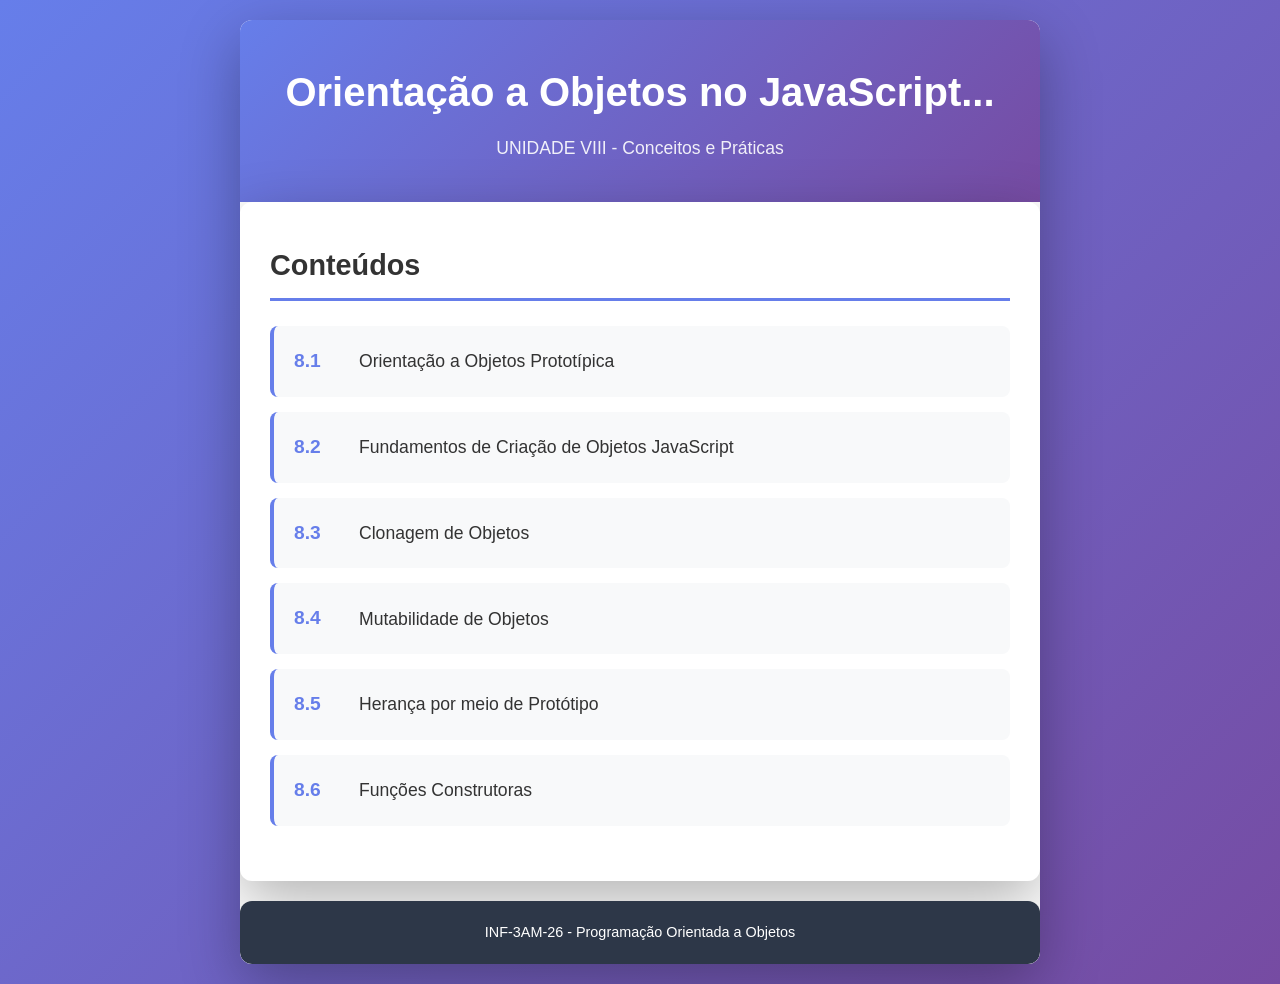
<file: poo-javascript/index.html>
<!DOCTYPE html>
<html lang="pt-BR">
<head>
    <meta charset="UTF-8">
    <meta name="viewport" content="width=device-width, initial-scale=1.0">
    <title>POO JavaScript - UNIDADE VIII</title>
    <link rel="stylesheet" href="assets/styles/base.css">
</head>
<body>
    <div class="container">
        <header id="header">
            <h1>Orientação a Objetos no JavaScript...</h1>
            <p class="subtitle">UNIDADE VIII - Conceitos e Práticas</p>
        </header>

        <main>
            <nav class="lessons-nav">
                <h2>Conteúdos</h2>
                <ul class="lessons-list">
                    <li class="lesson-item">
                        <a href="oo-prototypal.html" class="lesson-link">
                            <span class="lesson-number">8.1</span>
                            <span class="lesson-title">Orientação a Objetos Prototípica</span>
                        </a>
                    </li>
                    <li class="lesson-item">
                        <a href="creation-objects.html" class="lesson-link">
                            <span class="lesson-number">8.2</span>
                            <span class="lesson-title">Fundamentos de Criação de Objetos JavaScript</span>
                        </a>
                    </li>
                    <li class="lesson-item">
                        <a href="cloning-objects.html" class="lesson-link">
                            <span class="lesson-number">8.3</span>
                            <span class="lesson-title">Clonagem de Objetos</span>
                        </a>
                    </li>
                    <li class="lesson-item">
                        <a href="mutability-objects.html" class="lesson-link">
                            <span class="lesson-number">8.4</span>
                            <span class="lesson-title">Mutabilidade de Objetos</span>
                        </a>
                    </li>
                    <li class="lesson-item">
                        <a href="inheritance-prototype.html" class="lesson-link">
                            <span class="lesson-number">8.5</span>
                            <span class="lesson-title">Herança por meio de Protótipo</span>
                        </a>
                    </li>
                    <li class="lesson-item">
                        <a href="constructor-functions.html" class="lesson-link">
                            <span class="lesson-number">8.6</span>
                            <span class="lesson-title">Funções Construtoras</span>
                        </a>
                    </li>
                </ul>
            </nav>
        </main>

        <footer>
            <p>INF-3AM-26 - Programação Orientada a Objetos</p>
        </footer>
    </div>
</body>
<script>
    console.log("POO JavaScript - UNIDADE VIII");
    const myHeader = document.querySelector("#header");
    console.log(myHeader);
    console.log(typeof myHeader);
</script>
</html>
</file>
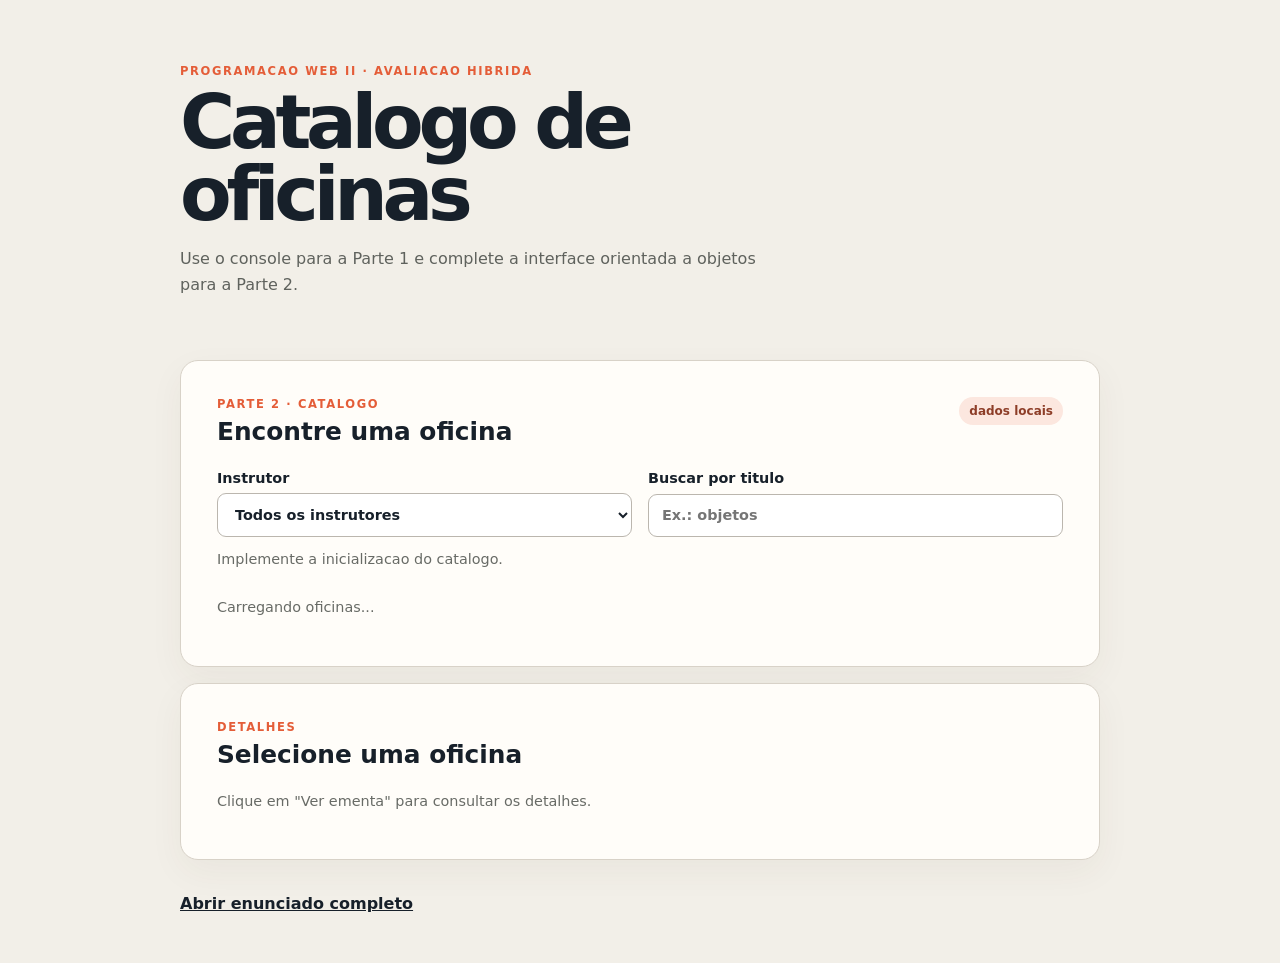
<file: avaliacoes/p3/index.html>
<!doctype html>
<html lang="pt-BR">
<head>
    <meta charset="UTF-8">
    <meta name="viewport" content="width=device-width, initial-scale=1.0">
    <title>P3 - Prova C - Catalogo de oficinas</title>
    <link rel="stylesheet" href="assets/styles.css">
</head>
<body>
    <main class="shell">
        <header class="hero">
            <p class="eyebrow">Programacao Web II · avaliacao hibrida</p>
            <h1>Catalogo de oficinas</h1>
            <p>Use o console para a Parte 1 e complete a interface orientada a objetos para a Parte 2.</p>
        </header>

        <section class="card" aria-labelledby="catalog-title">
            <div class="section-heading">
                <div><p class="eyebrow">Parte 2 · catalogo</p><h2 id="catalog-title">Encontre uma oficina</h2></div>
                <span class="badge">dados locais</span>
            </div>
            <div class="filters">
                <label for="instructor-filter">Instrutor
                    <select id="instructor-filter" name="instructor_id">
                        <option value="">Todos os instrutores</option>
                    </select>
                </label>
                <label for="workshop-filter">Buscar por titulo
                    <input id="workshop-filter" type="search" placeholder="Ex.: objetos">
                </label>
            </div>
            <p id="catalog-status" class="muted" aria-live="polite">Carregando oficinas...</p>
            <div id="workshop-list" class="list" aria-live="polite">
                <p class="empty">Carregando oficinas...</p>
            </div>
        </section>

        <section class="card detail-card" aria-labelledby="detail-title">
            <div class="section-heading"><div><p class="eyebrow">Detalhes</p><h2 id="detail-title">Selecione uma oficina</h2></div></div>
            <div id="workshop-detail"><p class="empty">Clique em "Ver ementa" para consultar os detalhes.</p></div>
        </section>

        <div class="toast" data-toast role="status" aria-live="polite"></div>
        <footer><a href="README.md">Abrir enunciado completo</a></footer>
    </main>
    <script src="assets/script.js"></script>
</body>
</html>
</file>
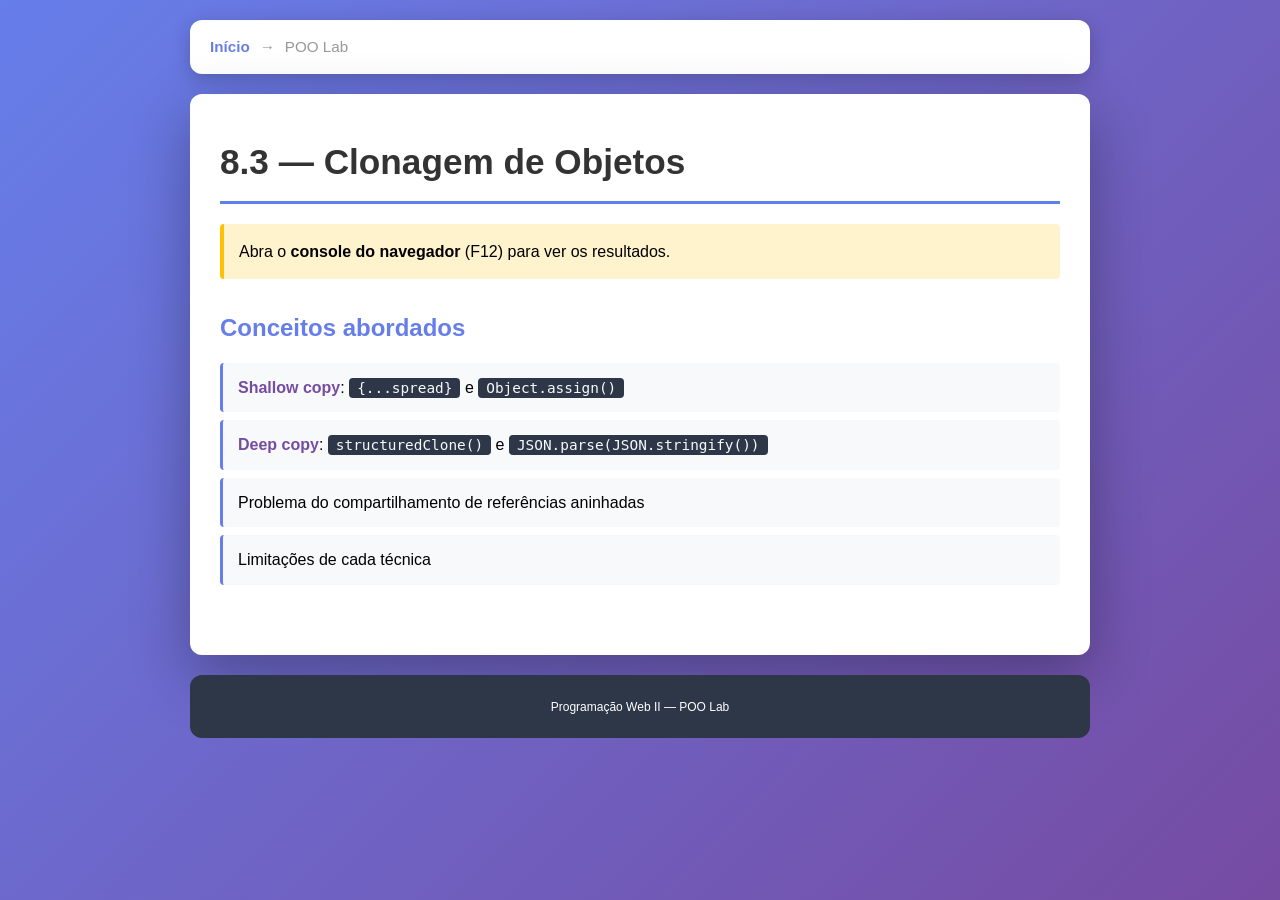
<file: poo-javascript/cloning-objects.html>
<!DOCTYPE html>
<html lang="pt-BR">
<head>
    <meta charset="UTF-8">
    <meta name="viewport" content="width=device-width, initial-scale=1.0">
    <title>Clonagem de Objetos — POO Lab</title>
    <link rel="stylesheet" href="assets/styles/base.css">
</head>
<body>
    <header>
        <nav>
            <a href="index.html">Início</a>
            <span>→</span>
            <span>POO Lab</span>
        </nav>
    </header>

    <main>
        <section>
            <h1>8.3 — Clonagem de Objetos</h1>
            <p>Abra o <strong>console do navegador</strong> (F12) para ver os resultados.</p>
            <article>
                <h2>Conceitos abordados</h2>
                <ul>
                    <li><strong>Shallow copy</strong>: <code>{...spread}</code> e <code>Object.assign()</code></li>
                    <li><strong>Deep copy</strong>: <code>structuredClone()</code> e <code>JSON.parse(JSON.stringify())</code></li>
                    <li>Problema do compartilhamento de referências aninhadas</li>
                    <li>Limitações de cada técnica</li>
                </ul>
            </article>
        </section>
    </main>

    <footer>
        <small>Programação Web II — POO Lab</small>
    </footer>

    <script src="assets/scripts/cloning-objects.js"></script>
</body>
</html>
</file>
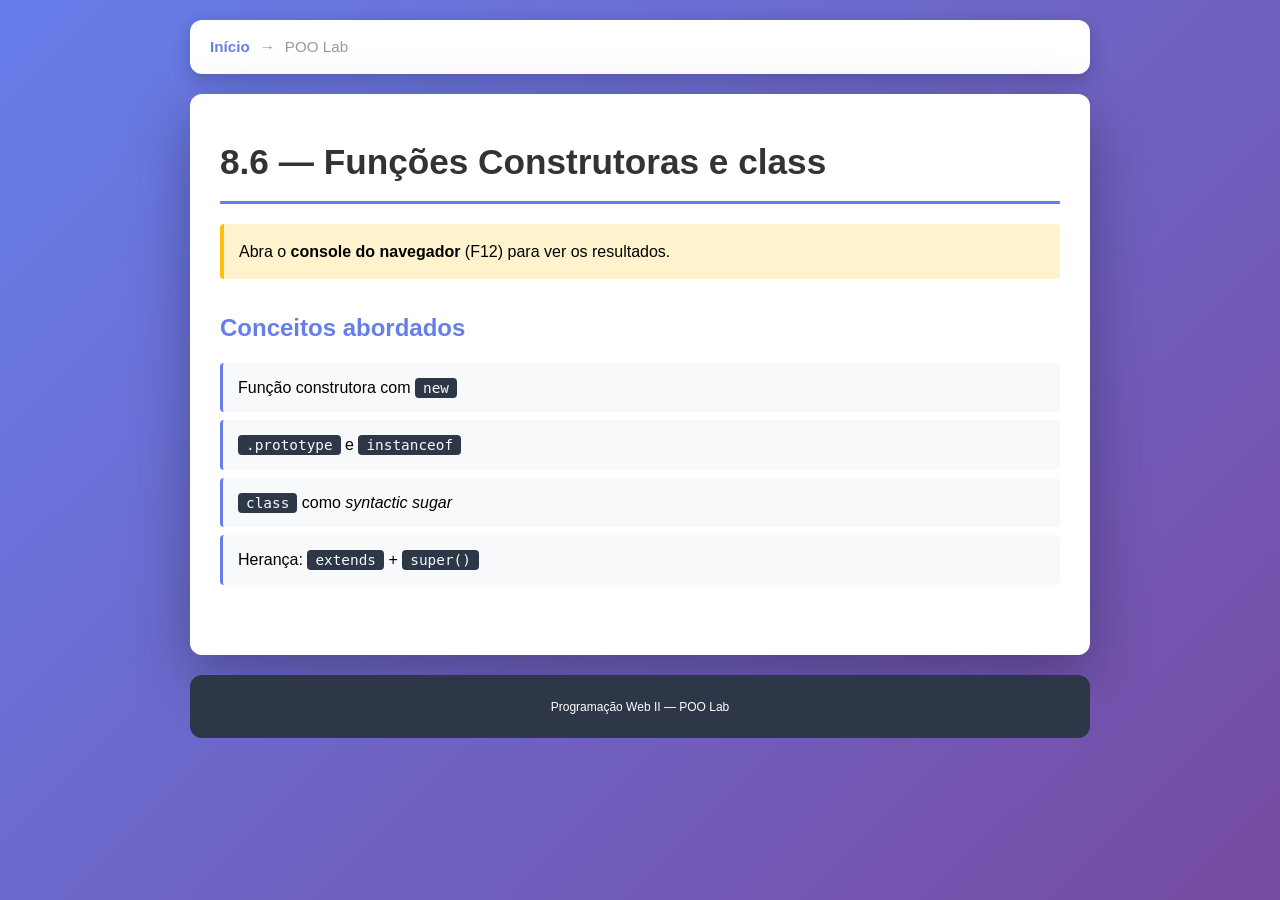
<file: poo-javascript/constructor-functions.html>
<!DOCTYPE html>
<html lang="pt-BR">
<head>
    <meta charset="UTF-8">
    <meta name="viewport" content="width=device-width, initial-scale=1.0">
    <title>Funções Construtoras — POO Lab</title>
    <link rel="stylesheet" href="assets/styles/base.css">
</head>
<body>
    <header>
        <nav>
            <a href="index.html">Início</a>
            <span>→</span>
            <span>POO Lab</span>
        </nav>
    </header>

    <main>
        <section>
            <h1>8.6 — Funções Construtoras e class</h1>
            <p>Abra o <strong>console do navegador</strong> (F12) para ver os resultados.</p>
            <article>
                <h2>Conceitos abordados</h2>
                <ul>
                    <li>Função construtora com <code>new</code></li>
                    <li><code>.prototype</code> e <code>instanceof</code></li>
                    <li><code>class</code> como <em>syntactic sugar</em></li>
                    <li>Herança: <code>extends</code> + <code>super()</code></li>
                </ul>
            </article>
        </section>
    </main>

    <footer>
        <small>Programação Web II — POO Lab</small>
    </footer>

    <script src="assets/scripts/constructor-functions.js"></script>
</body>
</html>
</file>
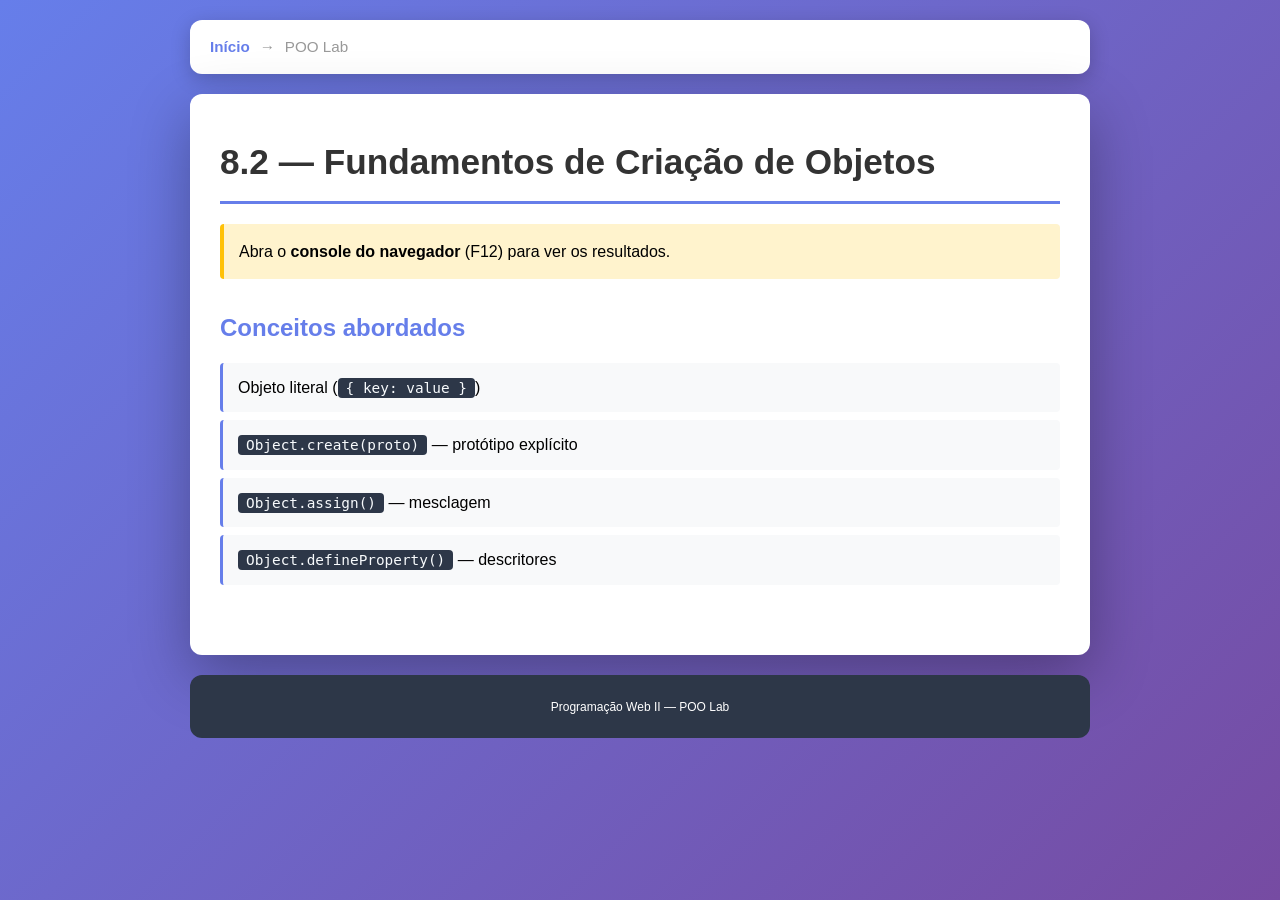
<file: poo-javascript/creation-objects.html>
<!DOCTYPE html>
<html lang="pt-BR">
<head>
    <meta charset="UTF-8">
    <meta name="viewport" content="width=device-width, initial-scale=1.0">
    <title>Criação de Objetos — POO Lab</title>
    <link rel="stylesheet" href="assets/styles/base.css">
</head>
<body>
    <header>
        <nav>
            <a href="index.html">Início</a>
            <span>→</span>
            <span>POO Lab</span>
        </nav>
    </header>

    <main>
        <section>
            <h1>8.2 — Fundamentos de Criação de Objetos</h1>
            <p>Abra o <strong>console do navegador</strong> (F12) para ver os resultados.</p>
            <article>
                <h2>Conceitos abordados</h2>
                <ul>
                    <li>Objeto literal (<code>{ key: value }</code>)</li>
                    <li><code>Object.create(proto)</code> — protótipo explícito</li>
                    <li><code>Object.assign()</code> — mesclagem</li>
                    <li><code>Object.defineProperty()</code> — descritores</li>
                </ul>
            </article>
        </section>
    </main>

    <footer>
        <small>Programação Web II — POO Lab</small>
    </footer>

    <script src="assets/scripts/creation-objects.js"></script>
</body>
</html>
</file>
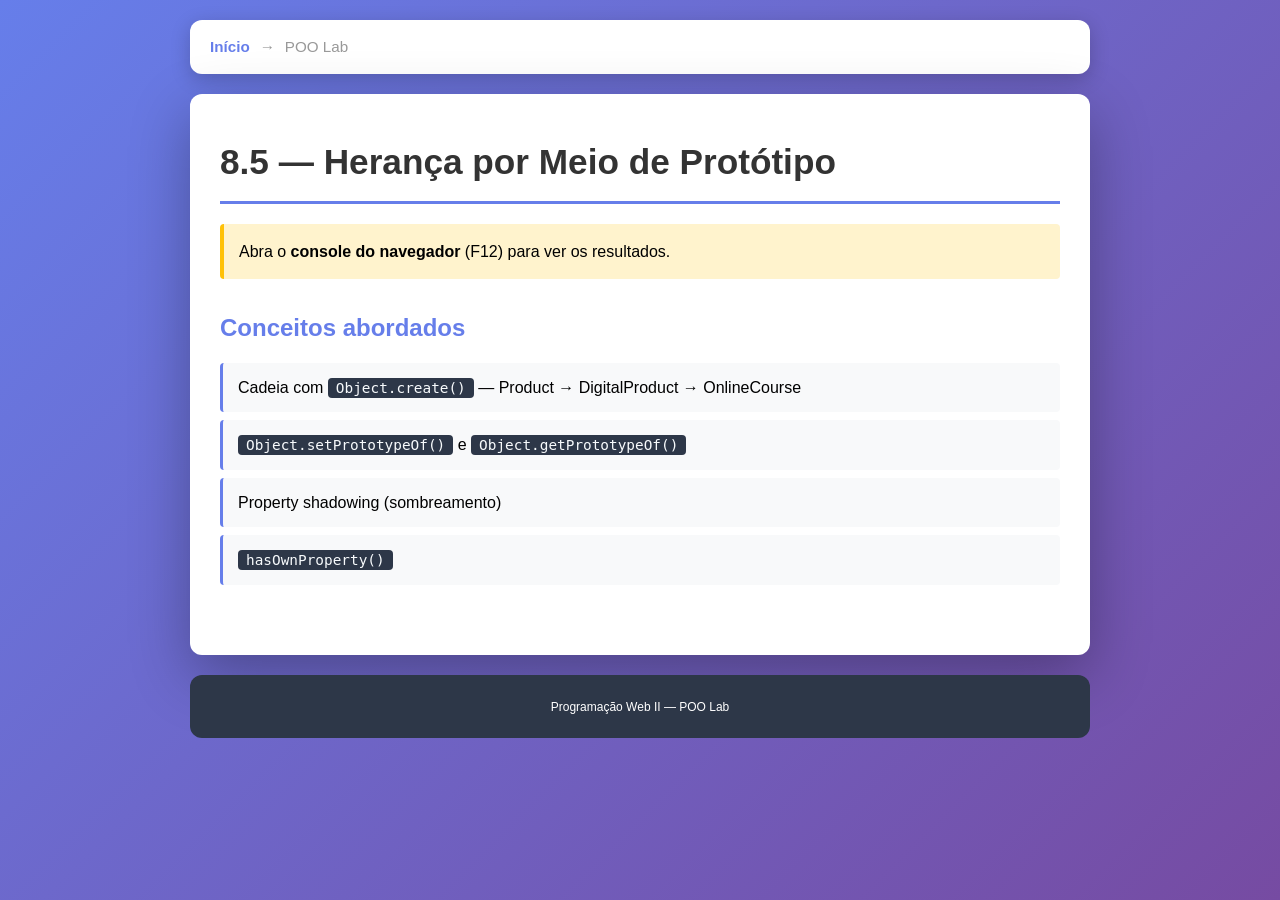
<file: poo-javascript/inheritance-prototype.html>
<!DOCTYPE html>
<html lang="pt-BR">
<head>
    <meta charset="UTF-8">
    <meta name="viewport" content="width=device-width, initial-scale=1.0">
    <title>Herança por Protótipo — POO Lab</title>
    <link rel="stylesheet" href="assets/styles/base.css">
</head>
<body>
    <header>
        <nav>
            <a href="index.html">Início</a>
            <span>→</span>
            <span>POO Lab</span>
        </nav>
    </header>

    <main>
        <section>
            <h1>8.5 — Herança por Meio de Protótipo</h1>
            <p>Abra o <strong>console do navegador</strong> (F12) para ver os resultados.</p>
            <article>
                <h2>Conceitos abordados</h2>
                <ul>
                    <li>Cadeia com <code>Object.create()</code> — Product → DigitalProduct → OnlineCourse</li>
                    <li><code>Object.setPrototypeOf()</code> e <code>Object.getPrototypeOf()</code></li>
                    <li>Property shadowing (sombreamento)</li>
                    <li><code>hasOwnProperty()</code></li>
                </ul>
            </article>
        </section>
    </main>

    <footer>
        <small>Programação Web II — POO Lab</small>
    </footer>

    <script src="assets/scripts/inheritance-prototype.js"></script>
</body>
</html>
</file>
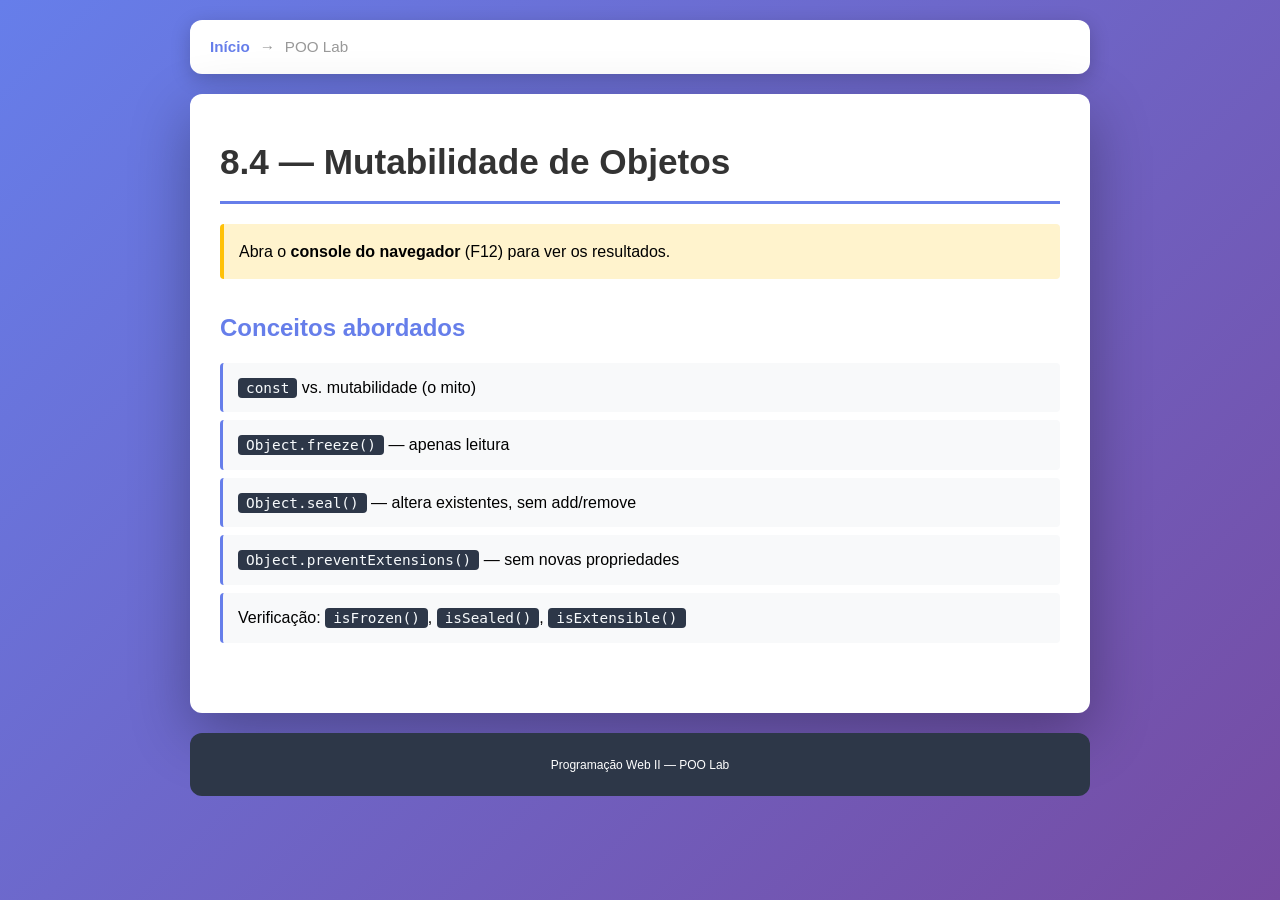
<file: poo-javascript/mutability-objects.html>
<!DOCTYPE html>
<html lang="pt-BR">
<head>
    <meta charset="UTF-8">
    <meta name="viewport" content="width=device-width, initial-scale=1.0">
    <title>Mutabilidade de Objetos — POO Lab</title>
    <link rel="stylesheet" href="assets/styles/base.css">
</head>
<body>
    <header>
        <nav>
            <a href="index.html">Início</a>
            <span>→</span>
            <span>POO Lab</span>
        </nav>
    </header>

    <main>
        <section>
            <h1>8.4 — Mutabilidade de Objetos</h1>
            <p>Abra o <strong>console do navegador</strong> (F12) para ver os resultados.</p>
            <article>
                <h2>Conceitos abordados</h2>
                <ul>
                    <li><code>const</code> vs. mutabilidade (o mito)</li>
                    <li><code>Object.freeze()</code> — apenas leitura</li>
                    <li><code>Object.seal()</code> — altera existentes, sem add/remove</li>
                    <li><code>Object.preventExtensions()</code> — sem novas propriedades</li>
                    <li>Verificação: <code>isFrozen()</code>, <code>isSealed()</code>, <code>isExtensible()</code></li>
                </ul>
            </article>
        </section>
    </main>

    <footer>
        <small>Programação Web II — POO Lab</small>
    </footer>

    <script src="assets/scripts/mutability-objects.js"></script>
</body>
</html>
</file>
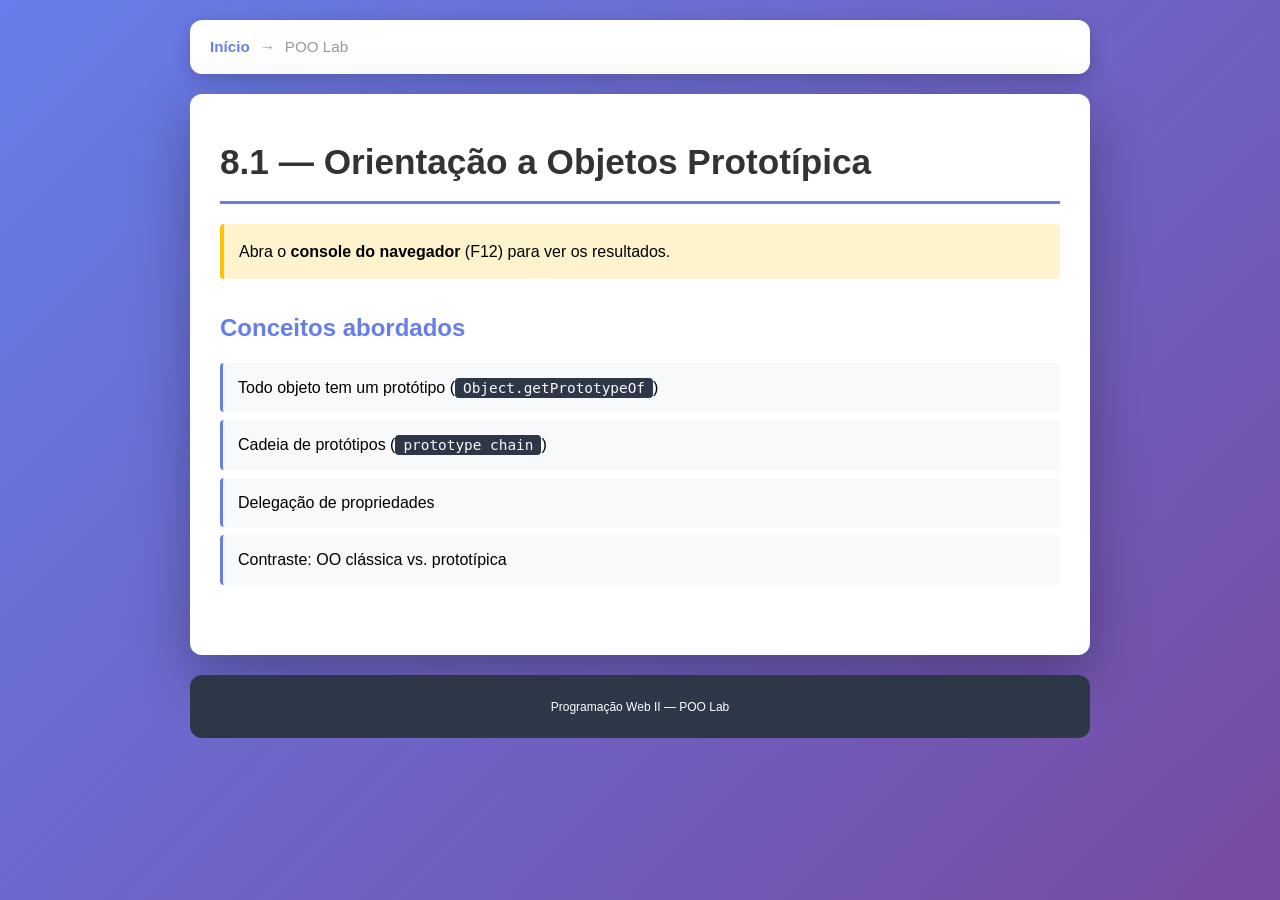
<file: poo-javascript/oo-prototypal.html>
<!DOCTYPE html>
<html lang="pt-BR">
<head>
    <meta charset="UTF-8">
    <meta name="viewport" content="width=device-width, initial-scale=1.0">
    <title>OO Prototípica — POO Lab</title>
    <link rel="stylesheet" href="assets/styles/base.css">
</head>
<body>
    <header>
        <nav>
            <a href="index.html">Início</a>
            <span>→</span>
            <span>POO Lab</span>
        </nav>
    </header>

    <main>
        <section>
            <h1>8.1 — Orientação a Objetos Prototípica</h1>
            <p>Abra o <strong>console do navegador</strong> (F12) para ver os resultados.</p>
            <article>
                <h2>Conceitos abordados</h2>
                <ul>
                    <li>Todo objeto tem um protótipo (<code>Object.getPrototypeOf</code>)</li>
                    <li>Cadeia de protótipos (<code>prototype chain</code>)</li>
                    <li>Delegação de propriedades</li>
                    <li>Contraste: OO clássica vs. prototípica</li>
                </ul>
            </article>
        </section>
    </main>

    <footer>
        <small>Programação Web II — POO Lab</small>
    </footer>

    <script src="assets/scripts/oo-prototypal.js"></script>
</body>
</html>
</file>
<file: poo-javascript/assets/styles/base.css>
:root {
    --primary: #667eea;
    --primary-dark: #5a6fd6;
    --secondary: #764ba2;
    --dark: #2d3748;
    --dark-text: #333;
    --light-bg: #f8f9fa;
    --light-bg-hover: #e9ecef;
    --code-bg: #2d3748;
    --code-text: #f7fafc;
    --alert-bg: #fff3cd;
    --alert-border: #ffc107;
    --muted: #999;
    --white: #fff;
    --shadow-light: rgba(0, 0, 0, 0.2);
    --shadow-heavy: rgba(0, 0, 0, 0.3);
    --shadow-primary: rgba(102, 126, 234, 0.3);
}

* {
    margin: 0;
    padding: 0;
    box-sizing: border-box;
}

body {
    font-family: 'Segoe UI', Tahoma, Geneva, Verdana, sans-serif;
    background: linear-gradient(135deg, var(--primary) 0%, var(--secondary) 100%);
    min-height: 100vh;
    padding: 20px;
    line-height: 1.6;
}

.container {
    max-width: 800px;
    margin: 0 auto;
    background: var(--white);
    border-radius: 12px;
    box-shadow: 0 20px 60px var(--shadow-heavy);
    overflow: hidden;
}

/* Header - Index page */
.container header {
    background: linear-gradient(135deg, var(--primary) 0%, var(--secondary) 100%);
    color: var(--white);
    padding: 40px 30px;
    text-align: center;
}

.container header h1 {
    font-size: 2.5rem;
    margin-bottom: 10px;
    font-weight: 700;
}

.subtitle {
    font-size: 1.1rem;
    opacity: 0.9;
    font-weight: 300;
}

/* Header - Content pages */
body > header {
    background: var(--white);
    padding: 15px 20px;
    margin: 0 auto 20px;
    max-width: 900px;
    border-radius: 12px;
    box-shadow: 0 5px 20px var(--shadow-light);
}

body > header nav {
    display: flex;
    align-items: center;
    gap: 10px;
    font-size: 0.95rem;
}

body > header nav a {
    color: var(--primary);
    text-decoration: none;
    font-weight: 600;
    transition: color 0.3s ease;
}

body > header nav a:hover {
    color: var(--secondary);
}

body > header nav span {
    color: var(--muted);
}

/* Main content */
main {
    padding: 40px 30px;
    max-width: 900px;
    margin: 0 auto;
    background: var(--white);
    border-radius: 12px;
    box-shadow: 0 20px 60px var(--shadow-heavy);
}

main section {
    margin-bottom: 30px;
}

main h1 {
    color: var(--dark-text);
    font-size: 2.2rem;
    margin-bottom: 15px;
    border-bottom: 3px solid var(--primary);
    padding-bottom: 10px;
}

main > section > p {
    background: var(--alert-bg);
    border-left: 4px solid var(--alert-border);
    padding: 15px;
    margin: 20px 0;
    border-radius: 4px;
    font-size: 1rem;
}

main article {
    margin-top: 30px;
}

main article h2 {
    color: var(--primary);
    font-size: 1.5rem;
    margin-bottom: 15px;
}

main article ul {
    list-style: none;
    padding-left: 0;
}

main article ul li {
    padding: 12px 15px;
    margin-bottom: 8px;
    background: var(--light-bg);
    border-left: 3px solid var(--primary);
    border-radius: 4px;
    transition: all 0.3s ease;
}

main article ul li:hover {
    background: var(--light-bg-hover);
    transform: translateX(5px);
}

main article code {
    background: var(--code-bg);
    color: var(--code-text);
    padding: 2px 8px;
    border-radius: 4px;
    font-family: 'Consolas', 'Monaco', monospace;
    font-size: 0.9em;
}

main article strong {
    color: var(--secondary);
}

/* Index page specific */
.lessons-nav h2 {
    color: var(--dark-text);
    font-size: 1.8rem;
    margin-bottom: 25px;
    border-bottom: 3px solid var(--primary);
    padding-bottom: 10px;
}

.lessons-list {
    list-style: none;
}

.lesson-item {
    margin-bottom: 15px;
}

.lesson-link {
    display: flex;
    align-items: center;
    padding: 20px;
    background: var(--light-bg);
    border-radius: 8px;
    text-decoration: none;
    color: var(--dark-text);
    transition: all 0.3s ease;
    border-left: 4px solid var(--primary);
}

.lesson-link:hover {
    background: linear-gradient(135deg, var(--primary) 0%, var(--secondary) 100%);
    color: var(--white);
    transform: translateX(5px);
    box-shadow: 0 5px 15px var(--shadow-primary);
}

.lesson-number {
    display: inline-block;
    min-width: 50px;
    font-weight: bold;
    font-size: 1.2rem;
    color: var(--primary);
    margin-right: 15px;
}

.lesson-link:hover .lesson-number {
    color: var(--white);
}

.lesson-title {
    font-size: 1.1rem;
    font-weight: 500;
}

/* Footer */
footer {
    background: var(--dark);
    color: var(--white);
    text-align: center;
    padding: 20px;
    font-size: 0.9rem;
    margin-top: 20px;
    border-radius: 12px;
    max-width: 900px;
    margin: 20px auto 0;
}

@media (max-width: 600px) {
    .container header h1,
    main h1 {
        font-size: 1.8rem;
    }
    
    .subtitle {
        font-size: 0.9rem;
    }
    
    main {
        padding: 20px 15px;
    }
    
    .lesson-link {
        flex-direction: column;
        align-items: flex-start;
        padding: 15px;
    }
    
    .lesson-number {
        margin-bottom: 5px;
    }
    
    body > header nav {
        font-size: 0.85rem;
    }
}
</file>
<file: avaliacoes/p3/assets/styles.css>
:root { font-family: Inter, ui-sans-serif, system-ui, sans-serif; color: #17202a; background: #f2efe8; --ink: #17202a; --accent: #e45d38; --line: #d8d2c8; }
* { box-sizing: border-box; }
body { margin: 0; }
.shell { width: min(920px, calc(100% - 32px)); margin: 0 auto; padding: 48px 0 32px; }
.hero { padding: 16px 0 30px; }.hero h1 { max-width: 620px; margin: 8px 0 12px; font-size: clamp(2.3rem, 7vw, 4.7rem); line-height: .96; letter-spacing: -.07em; }.hero p:not(.eyebrow) { max-width: 580px; color: #5f625d; line-height: 1.6; }
.eyebrow { margin: 0; color: var(--accent); font-size: .72rem; font-weight: 800; letter-spacing: .14em; text-transform: uppercase; }.card { margin: 16px 0; padding: clamp(20px, 4vw, 36px); background: #fffdf9; border: 1px solid var(--line); border-radius: 18px; box-shadow: 0 12px 35px #463d2d0d; }.section-heading { display: flex; align-items: start; justify-content: space-between; gap: 16px; margin-bottom: 24px; }.section-heading h2 { margin: 6px 0 0; font-size: 1.55rem; }.badge { padding: 7px 10px; color: #8d3d27; background: #fce7df; border-radius: 99px; font-size: .75rem; font-weight: 700; }
.filters { display: grid; grid-template-columns: 1fr 1fr; gap: 16px; }label { display: grid; gap: 7px; font-weight: 700; font-size: .9rem; }input, select, button { width: 100%; padding: 12px 13px; border: 1px solid #bbb6ae; border-radius: 9px; background: #fff; color: var(--ink); font: inherit; }input:focus, select:focus, button:focus { outline: 3px solid #f5b5a3; outline-offset: 2px; }button { border: 0; background: var(--ink); color: white; cursor: pointer; font-weight: 800; }.list { display: grid; gap: 10px; margin-top: 18px; }.workshop { display: flex; justify-content: space-between; gap: 18px; padding: 16px; border: 1px solid var(--line); border-radius: 11px; }.workshop h3, .workshop p { margin: 0; }.workshop p, .muted, .empty { color: #686b66; font-size: .9rem; }.workshop button { width: auto; padding: 8px 11px; white-space: nowrap; }.detail-card { min-height: 170px; }.detail-grid { display: grid; grid-template-columns: 1fr 1fr; gap: 10px 24px; }.toast { position: fixed; right: 20px; bottom: 20px; max-width: min(360px, calc(100% - 40px)); padding: 14px 16px; border-radius: 10px; background: var(--ink); color: #fff; opacity: 0; transform: translateY(12px); pointer-events: none; transition: .2s ease; }.toast.is-visible { opacity: 1; transform: none; }.toast.is-error { background: #a62929; }.toast.is-success { background: #166534; }footer { padding: 18px 0; }footer a { color: var(--ink); font-weight: 700; }
@media (max-width: 600px) { .shell { padding-top: 24px; }.filters, .detail-grid { grid-template-columns: 1fr; }.workshop { display: grid; }.workshop button { width: 100%; } }
</file>
